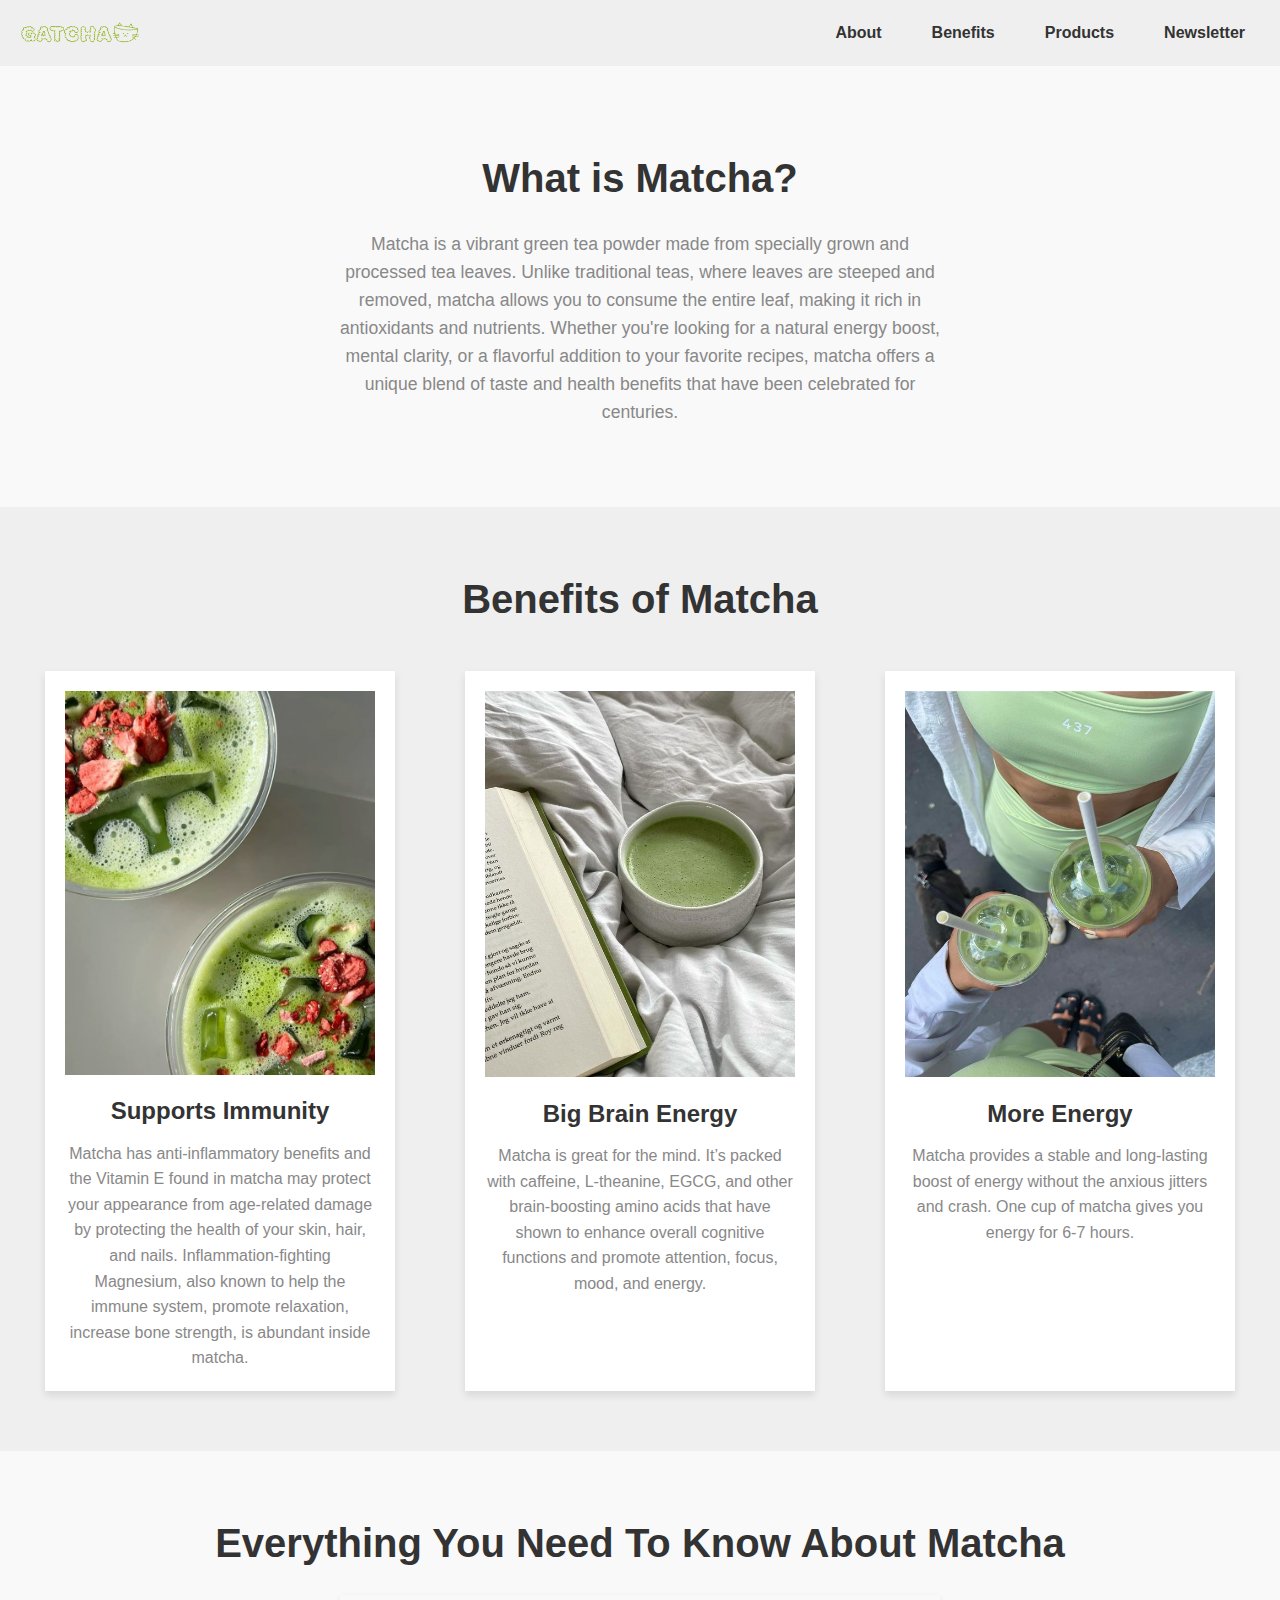
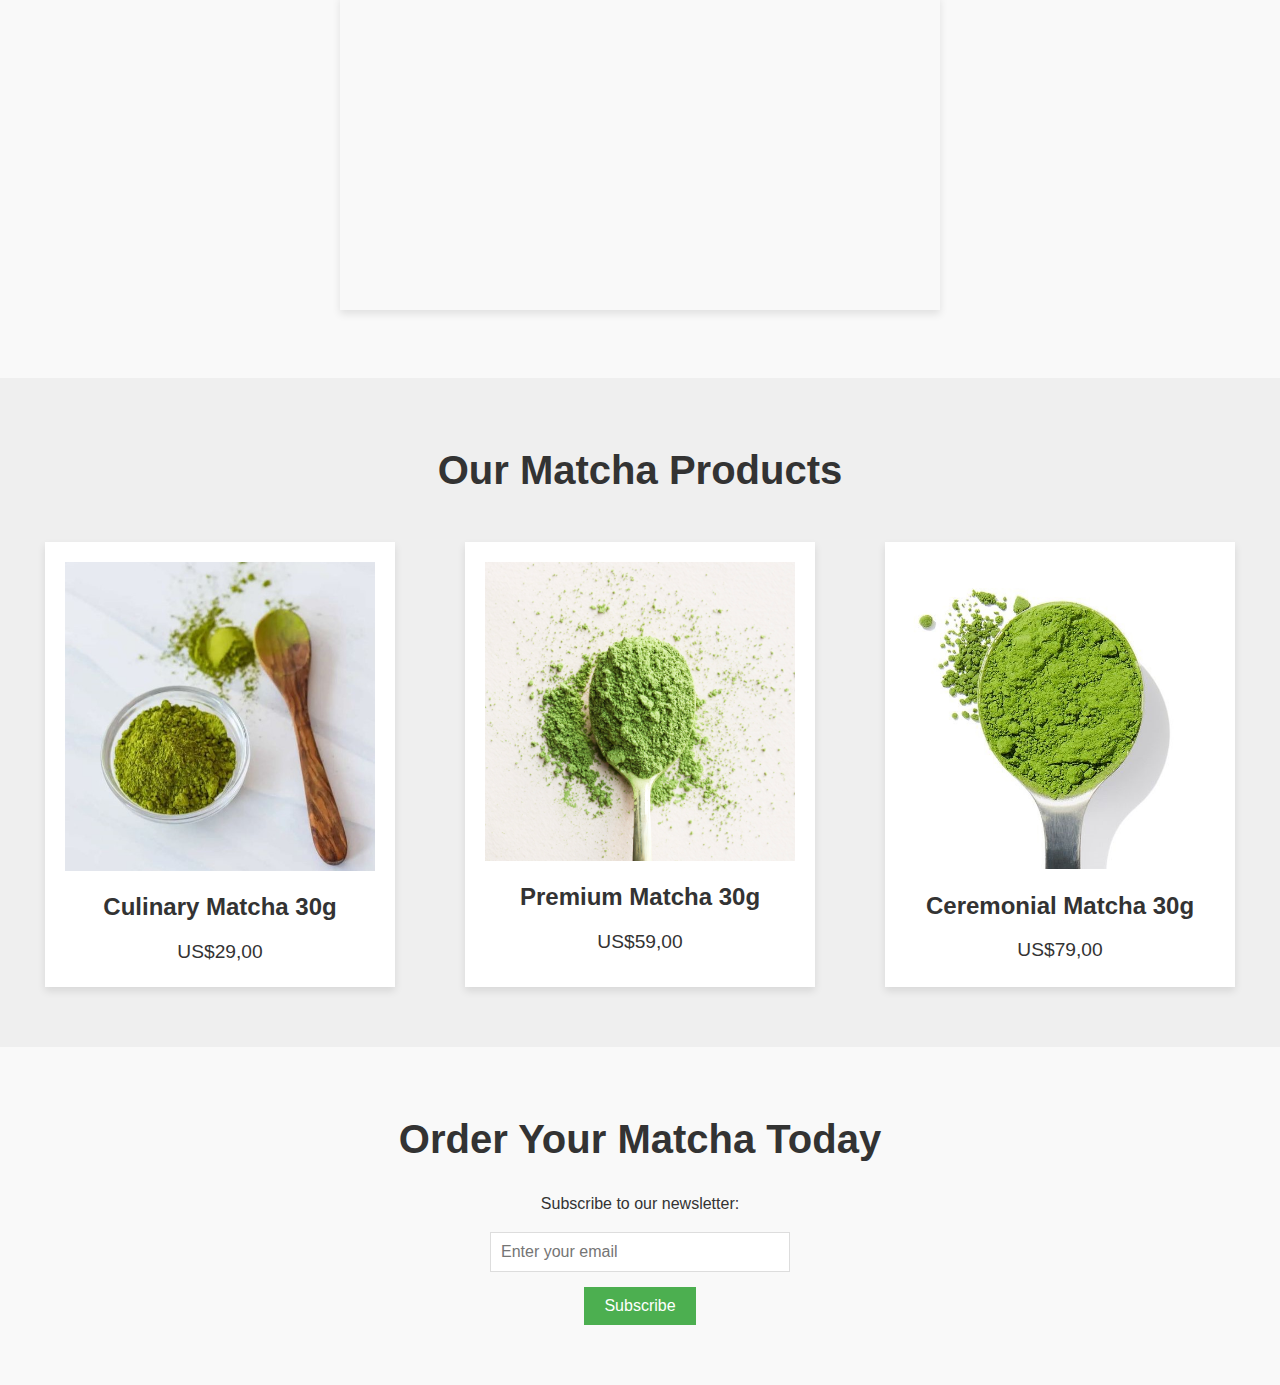
<file: Product Landing Page/index.html>
<!DOCTYPE html>
<html lang="en">
<head>
  <meta charset="UTF-8">
  <meta name="viewport" content="width=device-width, initial-scale=1.0">
  <title>Matcha Landing Page</title>
  <link rel="stylesheet" href="styles.css">
</head>
<body>

  <!-- Header com a navbar -->
  <header id="header">
    <img id="header-img" src="./logo_1.png" alt="Matcha Logo">
    <nav id="nav-bar">
      <ul>
        <li><a href="#about" class="nav-link">About</a></li>
        <li><a href="#benefits" class="nav-link">Benefits</a></li>
        <li><a href="#products" class="nav-link">Products</a></li>
        <li><a href="#newsletter" class="nav-link">Newsletter</a></li>
      </ul>
    </nav>
  </header>

  <!-- Seção "About" -->
  <section id="about">
    <h2>What is Matcha?</h2>
    <p>Matcha is a vibrant green tea powder made from specially grown and processed tea leaves. Unlike traditional teas, where leaves are steeped and removed, matcha allows you to consume the entire leaf, making it rich in antioxidants and nutrients. Whether you're looking for a natural energy boost, mental clarity, or a flavorful addition to your favorite recipes, matcha offers a unique blend of taste and health benefits that have been celebrated for centuries.</p>
  </section>

  <!-- Seção de Benefícios com Imagens -->
<section id="benefits-section">
    <h2>Benefits of Matcha</h2>
    <div class="benefits-container">
  
      <!-- Benefício 1 -->
      <div class="benefit-item">
        <img src="./Supports_Immunity.jpg" alt="Supports Immunity">
        <div class="benefit-text">
          <h3>Supports Immunity</h3>
          <p>Matcha has anti-inflammatory benefits and the Vitamin E found in matcha may protect your appearance from age-related damage by protecting the health of your skin, hair, and nails. Inflammation-fighting Magnesium, also known to help the immune system, promote relaxation, increase bone strength, is abundant inside matcha.</p>
        </div>
      </div>
  
      <!-- Benefício 2 -->
      <div class="benefit-item">
        <img src="./Big_Brain_Energy.jpg" alt="Big Brain Energy">
        <div class="benefit-text">
          <h3>Big Brain Energy</h3>
          <p>Matcha is great for the mind. It’s packed with caffeine, L-theanine, EGCG, and other brain-boosting amino acids that have shown to enhance overall cognitive functions and promote attention, focus, mood, and energy.</p>
        </div>
      </div>
  
      <!-- Benefício 3 -->
      <div class="benefit-item">
        <img src="./More_Energy.jpg" alt="More Energy">
        <div class="benefit-text">
          <h3>More Energy</h3>
          <p>Matcha provides a stable and long-lasting boost of energy without the anxious jitters and crash. One cup of matcha gives you energy for 6-7 hours.</p>
        </div>
      </div>
  
    </div>
  </section>

  <!-- Seção de vídeo -->
<section id="video-section">
    <h2>Everything You Need To Know About Matcha</h2>
    <iframe id="video" width="560" height="315" src="https://www.youtube.com/embed/rfXsEwf2_UY?si=4Ilo8DOvExRlzS76" 
            title="YouTube video player" frameborder="0" allow="accelerometer; autoplay; clipboard-write; encrypted-media; 
            gyroscope; picture-in-picture; web-share" referrerpolicy="strict-origin-when-cross-origin" allowfullscreen></iframe>
  </section>

  <!-- Seção de Produtos Matcha -->
<section id="products">
    <h2>Our Matcha Products</h2>
    <div class="product-container">
      <!-- Produto 1 -->
      <div class="product">
        <img src="./Culinary_Matcha.jpg" alt="Culinary Matcha 30g">
        <h3>Culinary Matcha 30g</h3>
        <p>US$29,00</p>
      </div>
      
      <!-- Produto 2 -->
      <div class="product">
        <img src="./Premium_Matcha.jpg" alt="Premium Matcha 30g">
        <h3>Premium Matcha 30g</h3>
        <p>US$59,00</p>
      </div>
      
      <!-- Produto 3 -->
      <div class="product">
        <img src="./Ceremonial_Matcha.jpg" alt="Ceremonial Matcha 30g">
        <h3>Ceremonial Matcha 30g</h3>
        <p>US$79,00</p>
      </div>
    </div>
  </section>

  <!-- Seção "Newsletter" -->
  <section id="newsletter">
    <h2>Order Your Matcha Today</h2>
    <form id="form" action="https://www.freecodecamp.com/email-submit">
      <label for="email">Subscribe to our newsletter:</label>
      <input type="email" id="email" name="email" placeholder="Enter your email" required>
      <input type="submit" id="submit" value="Subscribe">
    </form>
  </section>

</body>
</html>
</file>
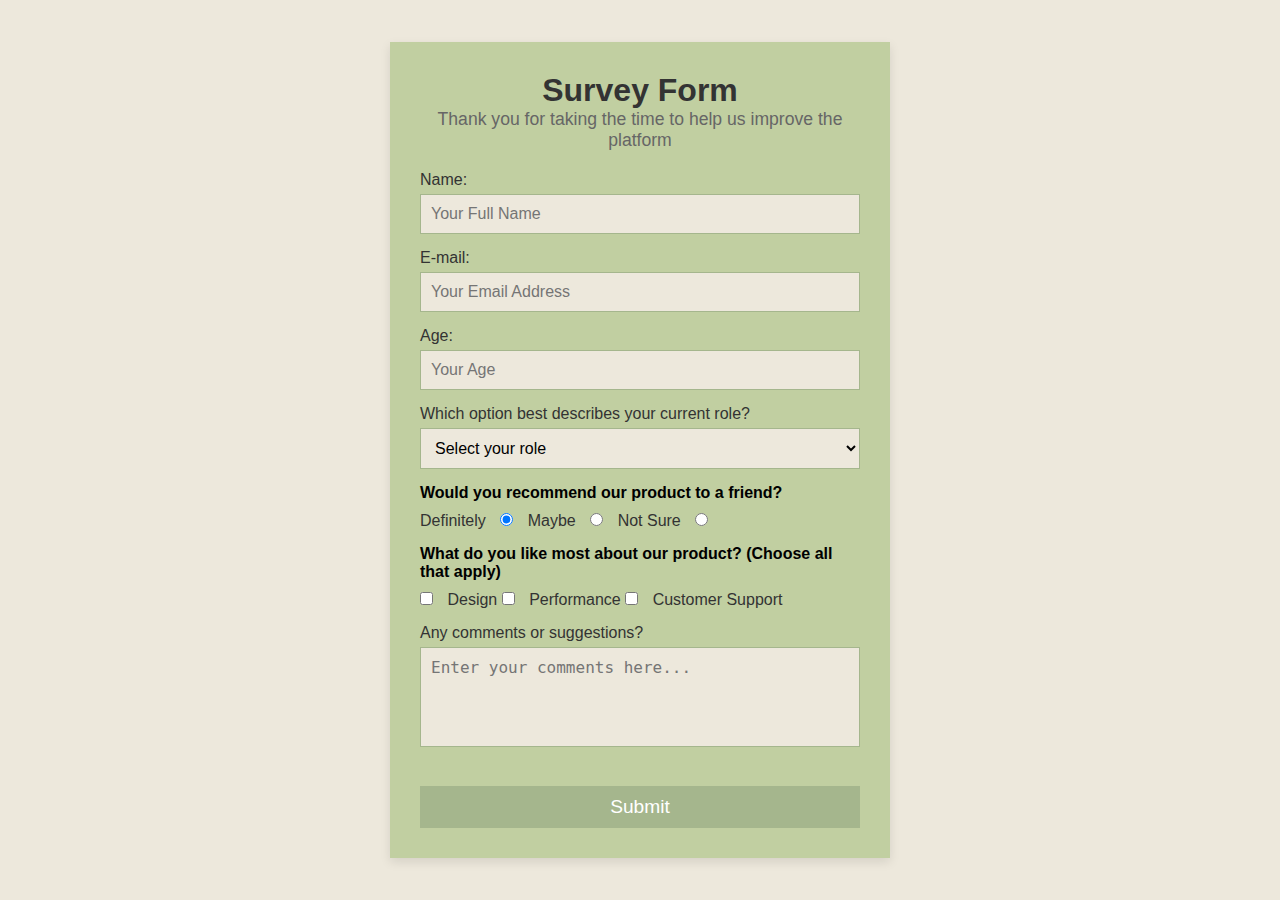
<file: Survey Form/index.html>
<!DOCTYPE html>
<html lang="en">
  <head>
    <!-- Configurações essenciais do documento -->
    <meta charset="UTF-8">
    <meta name="viewport" content="width=device-width, initial-scale=1.0">
    <title>Survey Form</title>
    
    <!-- Link para o arquivo de estilos (CSS) -->
    <link rel="stylesheet" href="styles.css">
  </head>
  <body>
    <main>
      <!-- Título da página com o ID 'title' conforme a user story -->
      <h1 id="title">Survey Form</h1>
      
      <!-- Descrição curta do formulário com o ID 'description' -->
      <p id="description">Thank you for taking the time to help us improve the platform</p>
      
      <!-- Início do formulário com o ID 'survey-form' -->
      <form id="survey-form">
        
        <!-- Campo para o nome com o rótulo correspondente e input obrigatório -->
        <label id="name-label">Name: 
          <input type="text" id="name" name="name" placeholder="Your Full Name" required>
        </label>
        
        <!-- Campo para o e-mail com validação HTML5 e rótulo correspondente -->
        <label id="email-label">E-mail: 
          <input id="email" type="email" name="email" placeholder="Your Email Address" required>
        </label>
        
        <!-- Campo para a idade com restrições (min e max) e validação HTML5 -->
        <label id="number-label">Age: 
          <input id="number" type="number" name="number" min="15" max="120" placeholder="Your Age" required>
        </label>

        <!-- Dropdown com ID 'dropdown', conforme a user story -->
        <label>Which option best describes your current role? 
          <select id="dropdown" required>
            <option value="">Select your role</option> <!-- Opção padrão vazia -->
            <option value="1">Student</option> <!-- Opções específicas -->
            <option value="2">Full Time Job</option>
            <option value="3">Part Time Job</option>
          </select>
        </label>

        <!-- Agrupamento de radio buttons dentro de um fieldset para organizar a questão -->
        <fieldset>
          <legend>Would you recommend our product to a friend?</legend>
          
          <!-- Cada radio button tem um valor único e está associado ao mesmo grupo de opções -->
          <label for="definitely">Definitely
            <input value="1" id="definitely" type="radio" name="options" class="inline" checked />
          </label>
          
          <label for="maybe">Maybe
            <input value="2" id="maybe" type="radio" name="options" class="inline" />
          </label>
          
          <label for="not-sure">Not Sure
            <input value="3" id="not-sure" type="radio" name="options" class="inline" />
          </label>
        </fieldset>

        <!-- Outro agrupamento de checkboxes dentro de um fieldset para selecionar múltiplas opções -->
        <fieldset>
          <legend>What do you like most about our product? (Choose all that apply)</legend>
          
          <!-- Cada checkbox tem seu próprio valor único -->
          <label>
            <input type="checkbox" name="feature" value="design">
            Design
          </label>
          
          <label>
            <input type="checkbox" name="feature" value="performance">
            Performance
          </label>
          
          <label>
            <input type="checkbox" name="feature" value="support">
            Customer Support
          </label>
        </fieldset>

        <!-- Área de texto para comentários adicionais -->
        <label for="comments">Any comments or suggestions?
          <textarea id="comments" name="comments" placeholder="Enter your comments here..."></textarea>
        </label>

        <!-- Botão de envio do formulário -->
        <input id="submit" type="submit" value="Submit">
      </form>
    </main>
  </body>
</html>
</file>
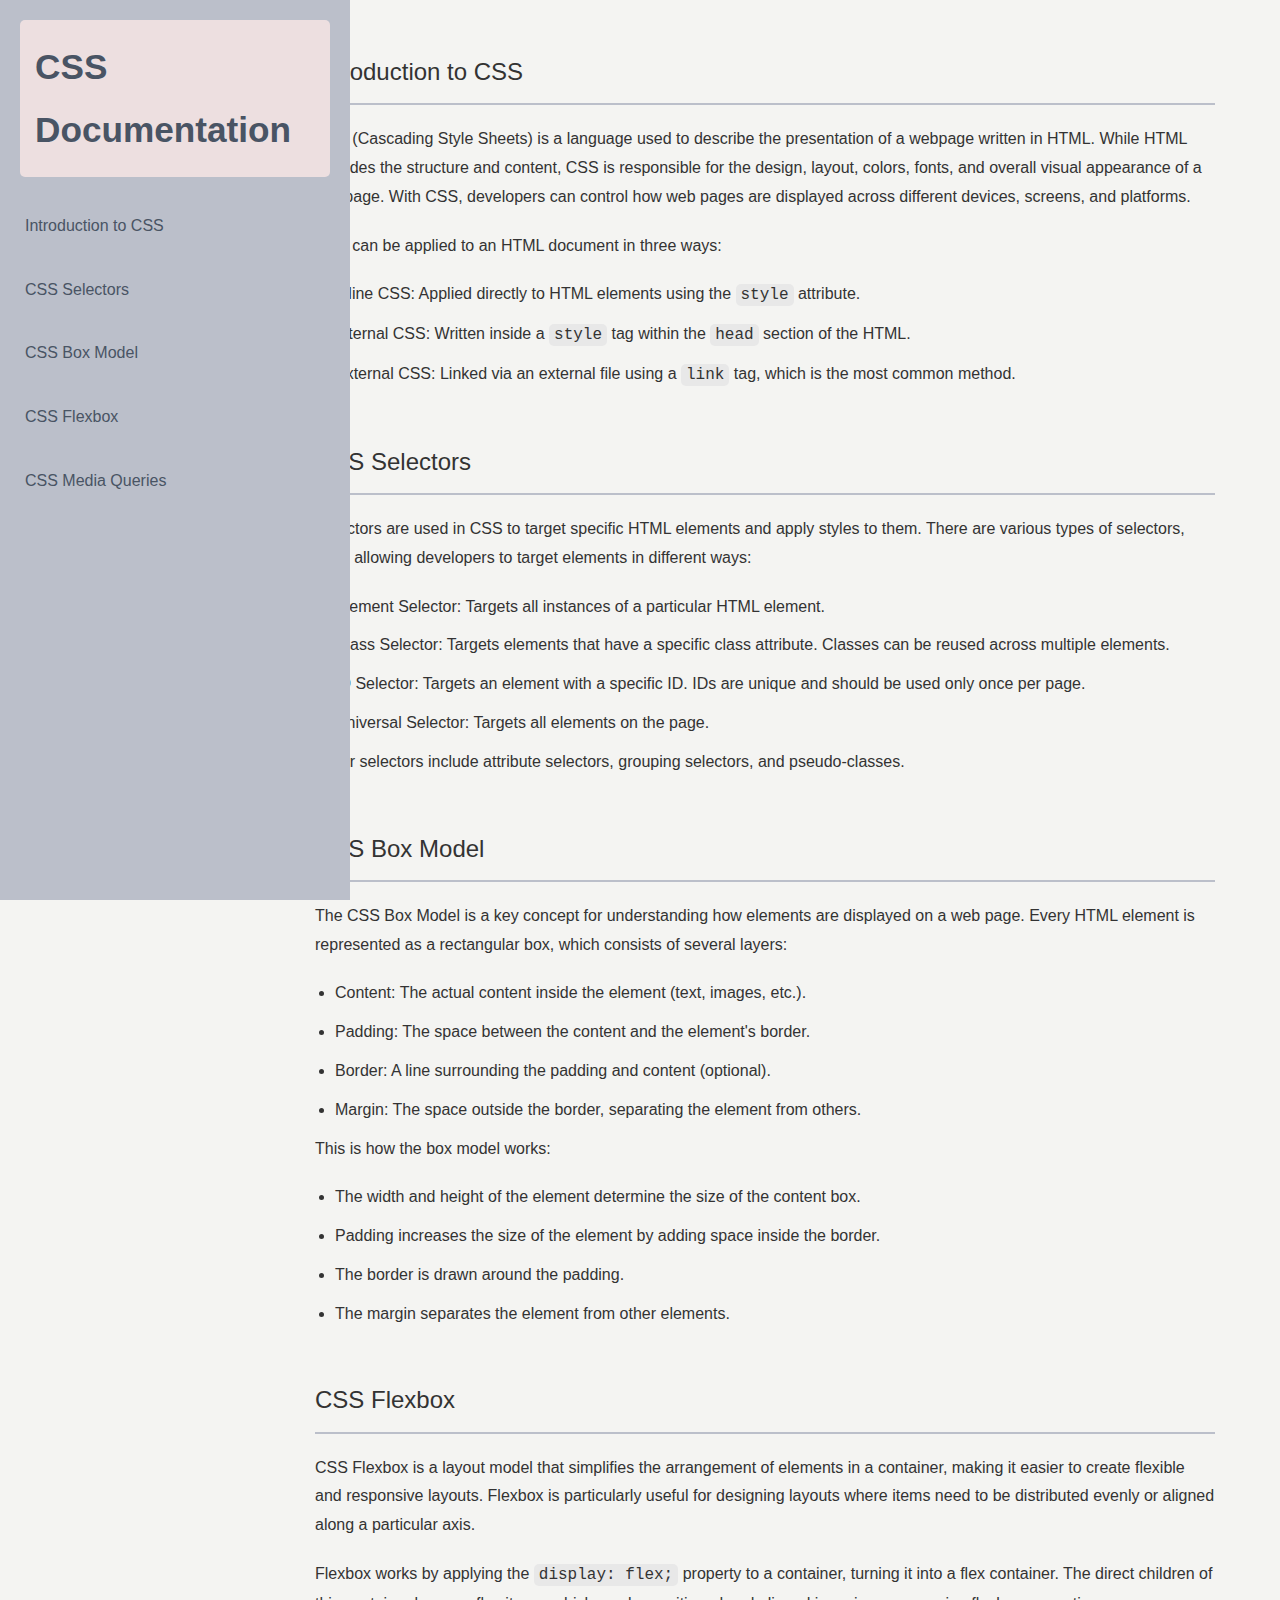
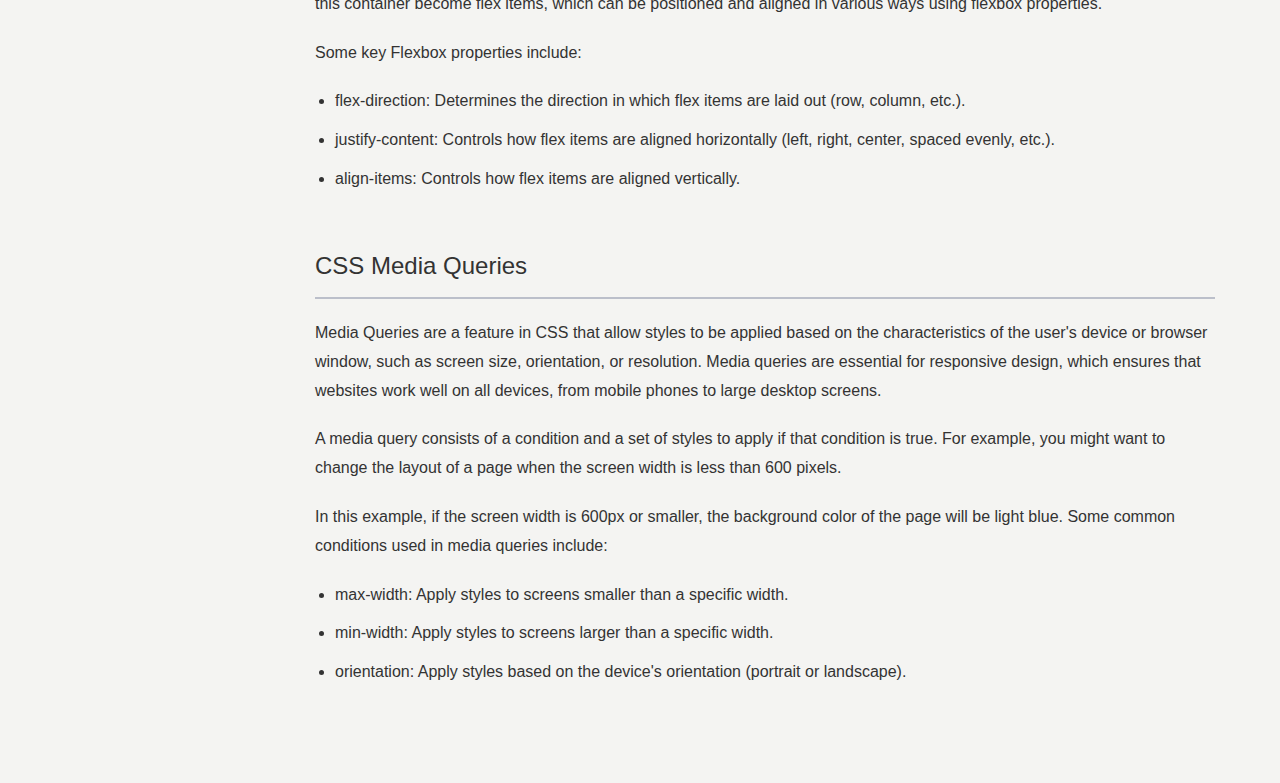
<file: Technical Documentation Page/index.html>
<!DOCTYPE html> 
<html lang="en">
<head>
    <meta charset="UTF-8">
    <meta name="viewport" content="width=device-width, initial-scale=1.0">
    <title>CSS Documentation</title>
    <link rel="stylesheet" href="./styles.css">
 </head>
 <body>

  <!-- Div para a Navbar -->
  <div id="navbar-container">
     <nav id="navbar">
    <header><h1>CSS Documentation</h1></header>
    <ul>
        <li><a class="nav-link" href="#Introduction_to_CSS">Introduction to CSS</a></li>
        <li><a class="nav-link" href="#CSS_Selectors">CSS Selectors</a></li>
        <li><a class="nav-link" href="#CSS_Box_Model">CSS Box Model</a></li>
        <li><a class="nav-link" href="#CSS_Flexbox">CSS Flexbox</a></li>
        <li><a class="nav-link" href="#CSS_Media_Queries">CSS Media Queries</a></li>
      </ul>
  </nav>
  </div>

  <!-- Div para o Conteúdo Principal -->
  <div id="content-container">
    <main id="main-doc">
      <section class="main-section" id="Introduction_to_CSS">
        <header>Introduction to CSS</header>
        <p>CSS (Cascading Style Sheets) is a language used to describe the presentation of a webpage written in HTML. While HTML provides the structure and content, CSS is responsible for the design, layout, colors, fonts, and overall visual appearance of a webpage. With CSS, developers can control how web pages are displayed across different devices, screens, and platforms.</p>
        <p>CSS can be applied to an HTML document in three ways:</p>
        <ul>
          <li>Inline CSS: Applied directly to HTML elements using the <code>style</code> attribute.</li>
          <li>Internal CSS: Written inside a <code>style</code> tag within the <code>head</code> section of the HTML.</li>
          <li>External CSS: Linked via an external file using a <code>link</code> tag, which is the most common method.</li>
        </ul>
      </section>
      <section class="main-section" id="CSS_Selectors">
        <header>CSS Selectors</header>
        <p>Selectors are used in CSS to target specific HTML elements and apply styles to them. There are various types of selectors, each allowing developers to target elements in different ways:</p>
        <ul>
          <li>Element Selector: Targets all instances of a particular HTML element.</li>
          <li>Class Selector: Targets elements that have a specific class attribute. Classes can be reused across multiple elements.</li>
          <li>ID Selector: Targets an element with a specific ID. IDs are unique and should be used only once per page.</li>
          <li>Universal Selector: Targets all elements on the page.</li>
        </ul>
        <p>Other selectors include attribute selectors, grouping selectors, and pseudo-classes.</p>
      </section>
      <section class="main-section" id="CSS_Box_Model">
        <header>CSS Box Model</header>
        <p>The CSS Box Model is a key concept for understanding how elements are displayed on a web page. Every HTML element is represented as a rectangular box, which consists of several layers:</p>
        <ul>
          <li>Content: The actual content inside the element (text, images, etc.).</li>
          <li>Padding: The space between the content and the element's border.</li>
          <li>Border: A line surrounding the padding and content (optional).</li>
          <li>Margin: The space outside the border, separating the element from others.</li>
        </ul>
        <p>This is how the box model works:</p>
        <ul>
          <li>The width and height of the element determine the size of the content box.</li>
          <li>Padding increases the size of the element by adding space inside the border.</li>
          <li>The border is drawn around the padding.</li>
          <li>The margin separates the element from other elements.</li>
        </ul>
      </section>
      <section class="main-section" id="CSS_Flexbox">
        <header>CSS Flexbox</header>
        <p>CSS Flexbox is a layout model that simplifies the arrangement of elements in a container, making it easier to create flexible and responsive layouts. Flexbox is particularly useful for designing layouts where items need to be distributed evenly or aligned along a particular axis.</p>
        <p>Flexbox works by applying the <code>display: flex;</code> property to a container, turning it into a flex container. The direct children of this container become flex items, which can be positioned and aligned in various ways using flexbox properties.</p>
        <p>Some key Flexbox properties include:</p>
        <ul>
          <li>flex-direction: Determines the direction in which flex items are laid out (row, column, etc.).</li>
          <li>justify-content: Controls how flex items are aligned horizontally (left, right, center, spaced evenly, etc.).</li>
          <li>align-items: Controls how flex items are aligned vertically.</li>
        </ul>
      </section>
      <section class="main-section" id="CSS_Media_Queries">
        <header>CSS Media Queries</header>
        <p>Media Queries are a feature in CSS that allow styles to be applied based on the characteristics of the user's device or browser window, such as screen size, orientation, or resolution. Media queries are essential for responsive design, which ensures that websites work well on all devices, from mobile phones to large desktop screens.</p>
        <p>A media query consists of a condition and a set of styles to apply if that condition is true. For example, you might want to change the layout of a page when the screen width is less than 600 pixels.</p>
        <p>In this example, if the screen width is 600px or smaller, the background color of the page will be light blue. Some common conditions used in media queries include:</p>
        <ul>
          <li>max-width: Apply styles to screens smaller than a specific width.
</li>
          <li>min-width: Apply styles to screens larger than a specific width.
</li>
          <li>orientation: Apply styles based on the device's orientation (portrait or landscape).
</li>
        </ul>
      </section>
    </main>
  </div>
    
 </body>
 </html>
</file>
<file: Product Landing Page/styles.css>
/* Reset básico */
* {
    margin: 0;
    padding: 0;
    box-sizing: border-box;
  }
  
  body {
    font-family: 'Arial', sans-serif;
    background-color: #F9F9F9;
    color: #333;
    line-height: 1.6;
  }
  
  /* Header e Navbar */
  #header {
    display: flex;
    justify-content: space-between;
    align-items: center;
    padding: 20px;
    background-color: #EFEFEF;
    box-shadow: 0 2px 4px rgba(0, 0, 0, 0.1);
  }
  
  #header-img {
    width: 120px;
  }
  
  #nav-bar ul {
    list-style: none;
    display: flex;
    gap: 20px;
  }
  
  .nav-link {
    text-decoration: none;
    color: #333;
    font-weight: bold;
    padding: 10px 15px;
    transition: color 0.3s;
  }
  
  .nav-link:hover {
    color: #4CAF50;
  }
  
  /* Seção "About" */
  #about {
    padding: 80px 20px;
    text-align: center;
    background-color: #F9F9F9;
  }
  
  #about h2 {
    margin-bottom: 20px;
    font-size: 2.5rem;
    color: #333;
  }
  
  #about p {
    font-size: 1.1rem;
    color: #888;
    max-width: 600px;
    margin: 0 auto;
  }
  
  /* Seção de Benefícios */
  #benefits-section {
    padding: 60px 20px;
    background-color: #EFEFEF;
  }
  
  #benefits-section h2 {
    text-align: center;
    margin-bottom: 40px;
    font-size: 2.5rem;
  }
  
  .benefits-container {
    display: flex;
    justify-content: space-around;
    flex-wrap: wrap;
    gap: 20px;
  }
  
  .benefit-item {
    flex: 1;
    max-width: 350px;
    background-color: #fff;
    box-shadow: 0 4px 8px rgba(0, 0, 0, 0.1);
    text-align: center;
    padding: 20px;
  }
  
  .benefit-item img {
    max-width: 100%;
  }
  
  .benefit-text h3 {
    font-size: 1.5rem;
    margin: 10px 0;
  }
  
  .benefit-text p {
    color: #888;
    font-size: 1rem;
  }
  
  /* Seção de vídeo */
  #video-section {
    padding: 60px 20px;
    background-color: #F9F9F9;
    text-align: center;
  }
  
  #video-section h2 {
    margin-bottom: 20px;
    font-size: 2.5rem;
  }
  
  #video {
    width: 100%;
    max-width: 600px;
    box-shadow: 0 4px 8px rgba(0, 0, 0, 0.1);
  }
  
  /* Seção de Produtos */
  #products {
    padding: 60px 20px;
    background-color: #EFEFEF;
    text-align: center;
  }
  
  #products h2 {
    margin-bottom: 40px;
    font-size: 2.5rem;
  }
  
  .product-container {
    display: flex;
    justify-content: space-around;
    flex-wrap: wrap;
    gap: 20px;
  }
  
  .product {
    flex: 1;
    max-width: 350px;
    background-color: #fff;
    padding: 20px;
    box-shadow: 0 4px 8px rgba(0, 0, 0, 0.1);
    text-align: center;
  }
  
  .product img {
    max-width: 100%;
  }
  
  .product h3 {
    margin: 10px 0;
    font-size: 1.5rem;
  }
  
  .product p {
    font-size: 1.2rem;
    color: #333;
  }
  
  /* Seção Newsletter */
  #newsletter {
    padding: 60px 20px;
    text-align: center;
    background-color: #F9F9F9;
  }
  
  #newsletter h2 {
    margin-bottom: 20px;
    font-size: 2.5rem;
  }
  
  #form {
    display: flex;
    flex-direction: column;
    align-items: center;
    gap: 15px;
  }
  
  #form input[type="email"] {
    padding: 10px;
    width: 300px;
    border: 1px solid #ddd;
    font-size: 1rem;
  }
  
  #form input[type="submit"] {
    padding: 10px 20px;
    background-color: #4CAF50;
    color: #fff;
    border: none;
    font-size: 1rem;
    cursor: pointer;
  }
  
  #form input[type="submit"]:hover {
    background-color: #388E3C;
  }
</file>
<file: Survey Form/styles.css>
/* Reset básico */
* {
  margin: 0;
  padding: 0;
  box-sizing: border-box;
}

body {
  font-family: 'Arial', sans-serif;
  background-color: #EDE8DC; /* Cor de fundo suave */
  display: flex;
  justify-content: center;
  align-items: center;
  min-height: 100vh;
  padding: 20px;
}

main {
  background-color: #C1CFA1; /* Cor suave para o formulário */
  padding: 30px;
  border-radius: 0; /* Bordas retas */
  box-shadow: 0 4px 10px rgba(0, 0, 0, 0.1); /* Sombra leve */
  max-width: 500px;
  width: 100%;
}

h1 {
  text-align: center;
  font-size: 2rem;
  color: #333; /* Cor do texto */
}

p {
  text-align: center;
  font-size: 1.1rem;
  color: #666; /* Texto mais claro */
  margin-bottom: 20px;
}

form {
  display: flex;
  flex-direction: column;
}

label {
  font-size: 1rem;
  margin-bottom: 15px;
  color: #333;
}

input[type="text"],
input[type="email"],
input[type="number"],
textarea,
select {
  width: 100%;
  padding: 10px;
  margin-top: 5px;
  border: 1px solid #A5B68D; /* Cor clara para a borda */
  border-radius: 0; /* Bordas retas */
  font-size: 1rem;
  background-color: #EDE8DC; /* Fundo suave */
  transition: background-color 0.3s ease;
}

input[type="text"]:focus,
input[type="email"]:focus,
input[type="number"]:focus,
textarea:focus,
select:focus {
  border-color: #A5B68D; /* Cor clara para foco */
  outline: none;
  background-color: #EDE8DC; /* Manter o fundo suave ao focar */
}

textarea {
  height: 100px;
  resize: none;
}

fieldset {
  border: none;
  margin-bottom: 15px;
}

legend {
  font-weight: bold;
  margin-bottom: 10px;
}

.inline {
  margin-left: 10px;
  margin-right: 10px;
}

input[type="checkbox"],
input[type="radio"] {
  margin-right: 10px;
}

#submit {
  background-color: #A5B68D; /* Botão de cor clara */
  color: white;
  padding: 10px 20px;
  border: none;
  border-radius: 0; /* Bordas retas no botão */
  cursor: pointer;
  font-size: 1.2rem;
  transition: background-color 0.3s ease;
  margin-top: 20px;
}

#submit:hover {
  background-color: #CCD5AE; /* Alteração de cor ao passar o mouse */
}

/* Responsividade */
@media (max-width: 768px) {
  main {
    padding: 15px;
  }

  h1 {
    font-size: 1.5rem;
  }
}
</file>
<file: Technical Documentation Page/styles.css>
/* Reset básico */
* {
    margin: 0;
    padding: 0;
    box-sizing: border-box;
  }
  
  /* Estilo global */
  body {
    font-family: "Helvetica", Arial, sans-serif;
    color: #333;
    background-color: #F4F4F2;
    line-height: 1.8; /* Aumenta o espaçamento entre as linhas para melhor legibilidade */
  }
  
  /* Navbar fixa */
  #navbar {
    position: fixed;
    top: 0;
    left: 0;
    width: 350px;
    height: 100%;
    background-color: #BBBFCA;
    padding: 20px;
    overflow-y: auto;
  }

  #navbar header {
    font-size: 1.1rem;
    font-weight: bold;
    color: #495464;
    text-align: left; /* Centraliza o texto */
    margin-bottom: 25px;
    background-color: #EDDFE0; /* Altere para a cor de fundo desejada */
    padding: 15px;
    border-radius: 5px; /* Arredonda as bordas para melhorar a simetria */
  }
  
  #navbar ul {
    list-style: none;
    padding: 0;
    text-align: left;
    margin: 0;
  }
  
  #navbar ul li {
    margin-bottom: 15px; /* Mais espaçamento entre os itens do menu */
  }
  
  .nav-link {
    text-decoration: none;
    color: #495464;
    font-size: 1.0rem;
    padding: 10px 5px;
    display: block;
    transition: background-color 0.3s ease;
    border-radius: 4px; /* Bordas arredondadas sutis */
    margin: 0;
  }
  
  .nav-link:hover {
    background-color: #EDDFE0;
    color: #495464;
  }
  
  /* Conteúdo principal */
  #content-container {
    margin-left: 250px; /* Deixa espaço para a navbar fixa */
    padding: 50px; /* Mais espaçamento ao redor do conteúdo */
  }
  
  main {
    max-width: 900px;
    margin: 0 auto;
  }
  
  main section {
    margin-bottom: 50px; /* Mais espaçamento entre as seções */
  }
  
  main header {
    font-size: 1.5rem; /* Tamanho da fonte maior para os títulos */
    margin-bottom: 20px;
    border-bottom: 2px solid #BBBFCA;
    padding-bottom: 10px;
  }
  
  /* Estilo dos parágrafos e listas */
  p {
    margin-bottom: 20px;
    font-size: 1.0rem; /* Fonte ligeiramente maior */
    color: #333;
  }
  
  ul {
    margin-left: 20px;
    font-size: 1.0rem; /* Deixa as listas um pouco maiores também */
  }
  
  ul li {
    margin-bottom: 10px; /* Mais espaçamento entre itens da lista */
  }
  
  /* Links dentro do conteúdo */
  code {
    background-color: #E8E8E8;
    padding: 2px 5px;
    border-radius: 5px;
  }
  
  /* Responsividade */
  @media (max-width: 768px) {
    #navbar {
      width: 100%;
      height: auto;
      position: relative;
    }
  
    #content-container {
      margin-left: 0;
      padding: 20px;
    }
  
    .nav-link {
      font-size: 1rem;
      padding: 10px;
    }
  }
</file>
